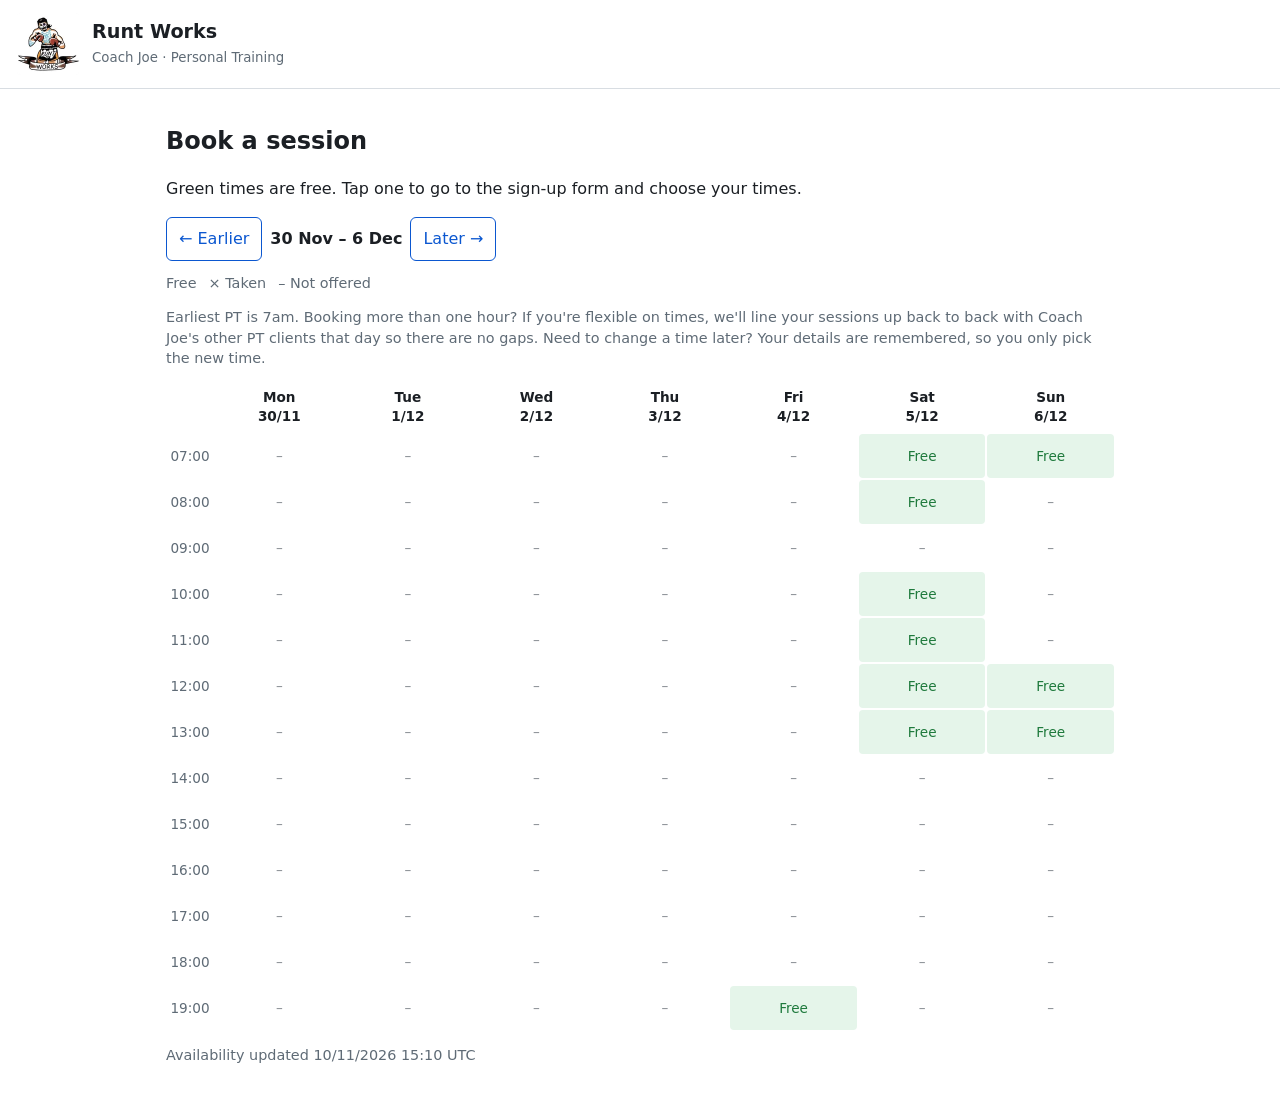
<file: index.html>
<!doctype html><html lang="en-GB"><head><meta charset="utf-8"><meta name="viewport" content="width=device-width,initial-scale=1">
<title>Book a session</title><link rel="stylesheet" href="style.css"></head><body>
<header><img id="logo" alt=""><div><h1 id="name"></h1><small id="sub"></small></div></header>
<main><h2>Book a session</h2>
<p>Green times are free. Tap one to go to the sign-up form and choose your times.</p>
<div class="nav"><button class="sec" id="prev">&larr; Earlier</button><b id="range"></b><button class="sec" id="next">Later &rarr;</button></div>
<div class="legend"><span>Free</span><span>× Taken</span><span>– Not offered</span></div>
<div id="rq" hidden role="dialog" aria-modal="true" style="position:fixed;inset:0;z-index:50;background:rgba(0,0,0,.55);overflow:auto;padding:16px"><div style="background:var(--bg);color:var(--fg);border:1px solid var(--line);border-radius:10px;padding:14px;max-width:520px;margin:6vh auto"><b id="rqt"></b>
<p><input id="rn" placeholder="Your name"> <input id="rc" placeholder="Phone or email"></p>
<p><select id="rh"><option value="1">1 hour</option><option value="2">2 hours</option><option value="3">3 hours</option></select>
<label><input type="checkbox" id="rf"> I'm flexible on time</label> <label><input type="checkbox" id="rch"> This is a change to an existing booking</label></p>
<p><input id="rno" placeholder="Any notes for Coach Joe" style="width:100%"></p><input id="rw" tabindex="-1" autocomplete="off" style="display:none">
<button id="rs">Send request</button> <button id="rx" class="sec">Cancel</button> <span id="rm" class="note"></span>
<p class="note">We only use your name and contact details to arrange your session with Coach Joe. They are kept in his bookings sheet and not shared with anyone else.</p></div></div>
<p class="note" id="bnote"></p>
<div class="grid" id="cal"></div>
<p class="note" id="upd"></p></main>
<script src="common.js"></script><script>
function openForm(k){const q=id=>document.getElementById(id);q('rq').hidden=false;q('rqt').textContent='Request '+k.replace(' ',' at ')+':00';q('rq').dataset.k=k;q('rm').textContent='';q('rs').disabled=false}
(async()=>{const cfg=await loadConfig();let busy=null,upd='';let w=mondayOf(new Date());const base=new Date(w);
const draw=()=>{const e=new Date(w);e.setDate(e.getDate()+6);document.getElementById('range').textContent=w.toLocaleDateString('en-GB',{day:'numeric',month:'short'})+' – '+e.toLocaleDateString('en-GB',{day:'numeric',month:'short'});
renderWeek(document.getElementById('cal'),cfg,busy,w,k=>openForm(k));
document.getElementById('upd').textContent=busy===null?'Checking which times are free…':(upd?'Availability updated '+upd:'');
document.getElementById('prev').disabled=w<=base;document.getElementById('next').disabled=((w-base)/604800000)>=cfg.weeks_ahead-1};
document.getElementById('bnote').textContent=cfg.booking_note;
draw();   // grid at once from the saved hours; open times show "…" until the live list arrives
const get=async u=>(await fetch(u)).json();
let b;try{b=await get(cfg.busy_url||'data/busy.json')}catch(e){try{b=await get('data/busy.json')}catch(e2){b={busy:[]}}}
applySchedule(cfg,b);busy=new Set(b.busy||[]);upd=b.updated||'';draw();
document.getElementById('prev').onclick=()=>{w.setDate(w.getDate()-7);draw()};document.getElementById('next').onclick=()=>{w.setDate(w.getDate()+7);draw()};
const q=id=>document.getElementById(id);q('rx').onclick=()=>q('rq').hidden=true;
try{q('rn').value=localStorage.getItem('me')||'';q('rc').value=localStorage.getItem('ct')||''}catch(e){}
q('rs').onclick=async()=>{const k=q('rq').dataset.k;if(!q('rn').value.trim()||!q('rc').value.trim()){q('rm').textContent='Please add your name and contact.';return}
try{localStorage.setItem('me',q('rn').value);localStorage.setItem('ct',q('rc').value)}catch(e){}
q('rm').textContent='Sending...';const note=(q('rf').checked?'Flexible on time. ':'')+q('rno').value;
try{const r=await fetch(cfg.busy_url,{method:'POST',headers:{'Content-Type':'text/plain'},body:JSON.stringify({name:q('rn').value,contact:q('rc').value,slot:k,hours:q('rh').value,note:note,change:q('rch').checked,website:q('rw').value})});
const j=await r.json();q('rm').textContent=j.ok?'Thanks, your request is with Coach Joe. He will confirm it.':(j.error||'Something went wrong.');if(j.ok)q('rs').disabled=true}
catch(e){q('rm').textContent='Could not send. Please try again or contact Coach Joe.'}};
})();
</script></body></html>
</file>
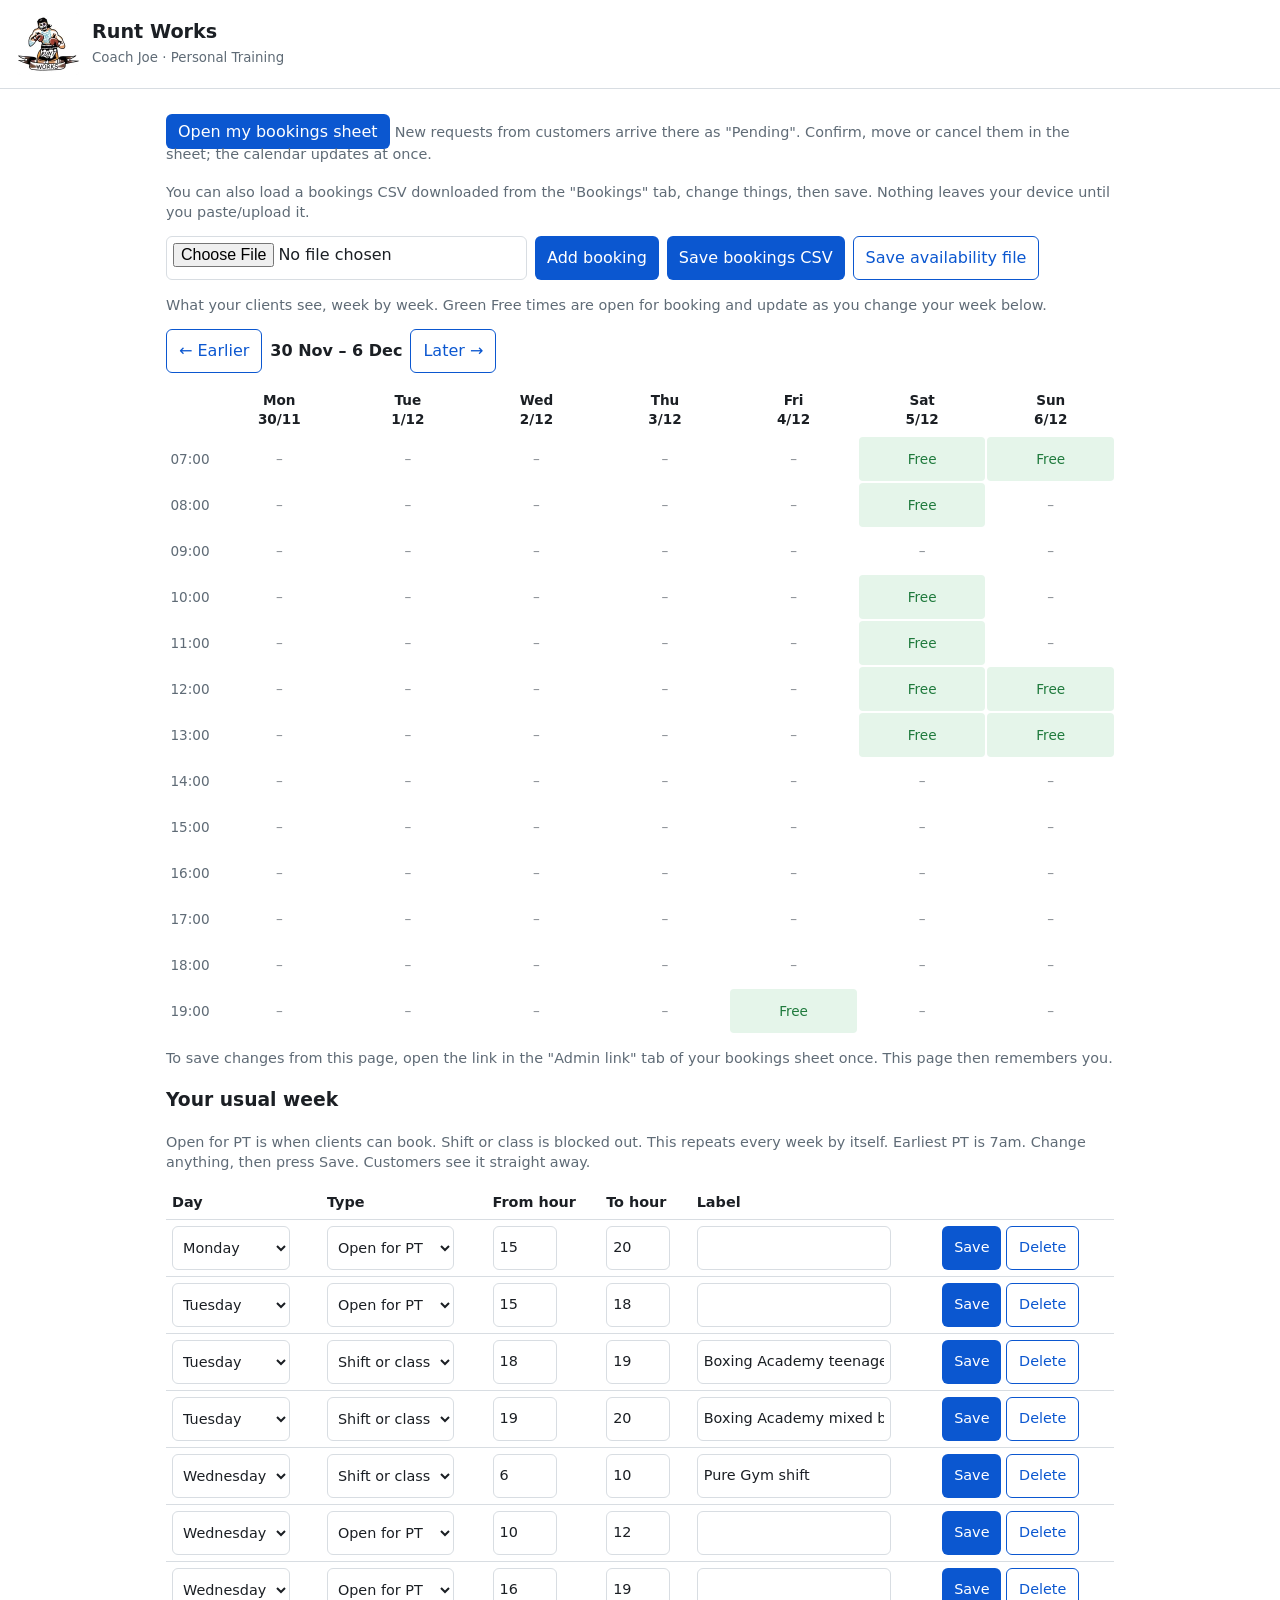
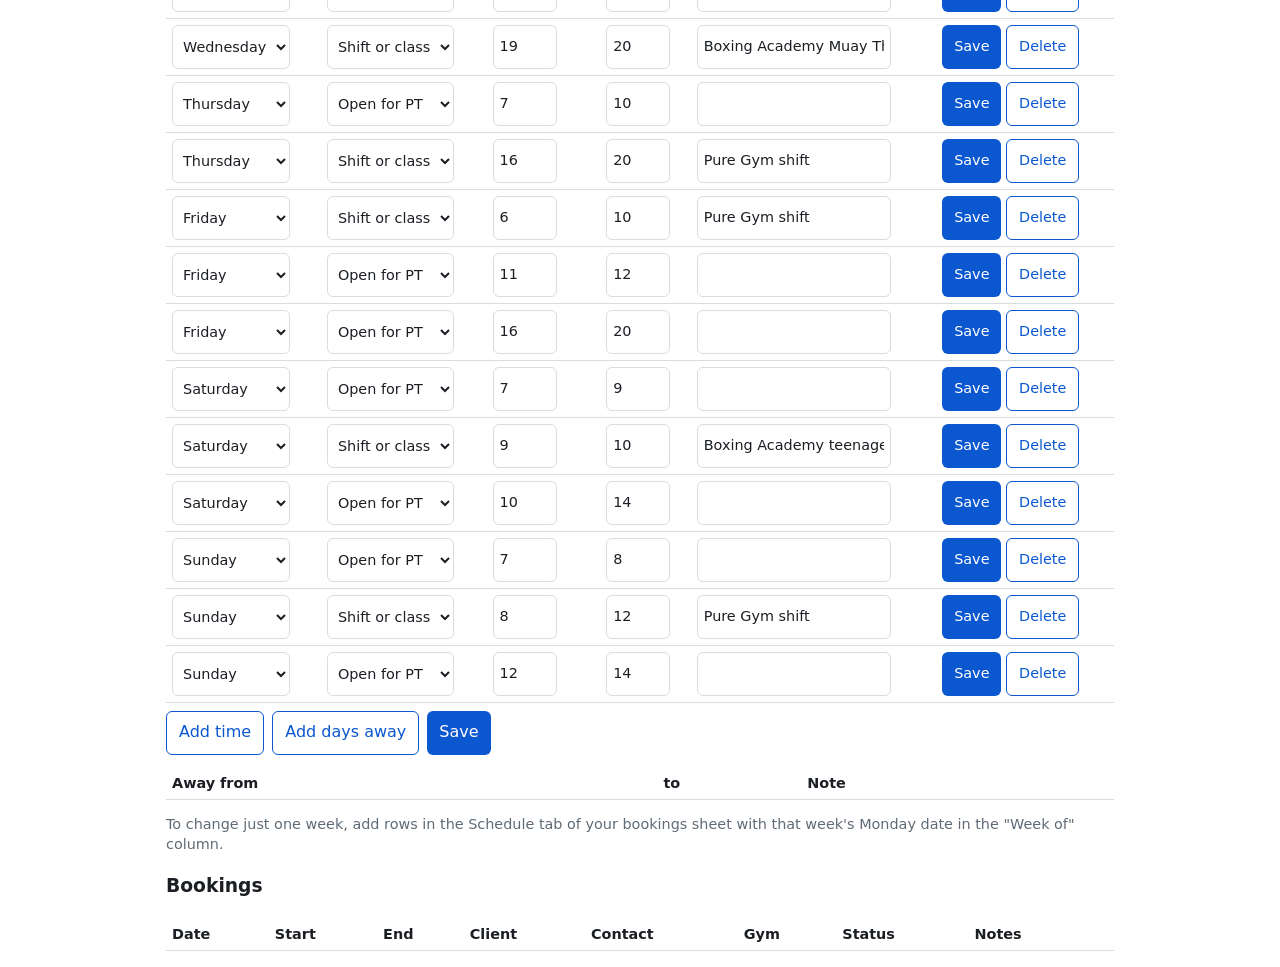
<file: admin.html>
<!doctype html><html lang="en-GB"><head><meta charset="utf-8"><meta name="viewport" content="width=device-width,initial-scale=1">
<meta name="robots" content="noindex"><title>Bookings, Coach Joe</title><link rel="stylesheet" href="style.css"></head><body>
<header><img id="logo" alt=""><div><h1 id="name"></h1><small id="sub">Your bookings</small></div></header>
<main>
<p><a class="btn" id="sheetlink" target="_blank" rel="noopener">Open my bookings sheet</a> <span class="note">New requests from customers arrive there as "Pending". Confirm, move or cancel them in the sheet; the calendar updates at once.</span></p>
<p class="note">You can also load a bookings CSV downloaded from the "Bookings" tab, change things, then save. Nothing leaves your device until you paste/upload it.</p>
<div class="nav"><input type="file" id="f" accept=".csv"><button id="add">Add booking</button><button id="save">Save bookings CSV</button><button id="pub" class="sec">Save availability file</button></div>
<p class="note">What your clients see, week by week. Green Free times are open for booking and update as you change your week below.</p>
<div class="nav"><button class="sec" id="cprev">&larr; Earlier</button><b id="crange"></b><button class="sec" id="cnext">Later &rarr;</button></div>
<div class="grid" id="cal"></div>
<p class="note" id="keymsg"></p>
<div id="banner" class="note" hidden></div>
<h3>Your usual week</h3><p class="note">Open for PT is when clients can book. Shift or class is blocked out. This repeats every week by itself. Earliest PT is 7am. Change anything, then press Save. Customers see it straight away.</p>
<table id="sc"><thead><tr><th>Day</th><th>Type</th><th>From hour</th><th>To hour</th><th>Label</th><th></th></tr></thead><tbody></tbody></table>
<div class="nav"><button id="addw" class="sec">Add time</button><button id="adda" class="sec">Add days away</button><button id="savec">Save</button> <span id="savemsg" class="note" role="status"></span></div>
<table id="aw"><thead><tr><th>Away from</th><th>to</th><th>Note</th><th></th></tr></thead><tbody></tbody></table>
<p class="note">To change just one week, add rows in the Schedule tab of your bookings sheet with that week's Monday date in the "Week of" column.</p>
<h3>Bookings</h3><table id="t"><thead><tr><th>Date</th><th>Start</th><th>End</th><th>Client</th><th>Contact</th><th>Gym</th><th>Status</th><th>Notes</th><th></th></tr></thead><tbody></tbody></table>
</main><script src="common.js"></script><script>
const COLS=['Booking ID','Date','Start time','End time','Client','Contact','Gym','Status','Notes','Changed from'];
let rows=[],cfg;
const DN=['Monday','Tuesday','Wednesday','Thursday','Friday','Saturday','Sunday'];
const KEYSTORE='jbkey',DRAFT='jbdraft';
let L=[],AW=[],AR={before:0,after:0},KEY='',liveBusy=new Set(),dirty=false;
const lsGet=k=>{try{return localStorage.getItem(k)}catch(e){return null}};
const lsSet=(k,v)=>{try{v===null?localStorage.removeItem(k):localStorage.setItem(k,v)}catch(e){}};
const $=id=>document.getElementById(id);
const sortL=()=>L.sort((x,y)=>DN.indexOf(x.day)-DN.indexOf(y.day)||(+x.from)-(+y.from));
function fromCfg(){L=[];Object.entries(cfg.open||{}).forEach(([day,l])=>l.forEach(w=>L.push({day,type:'Open for PT',from:w[0],to:w[1],label:w[2]||''})));
 (cfg.blocked||[]).forEach(b=>L.push({day:b.day,type:'Shift or class',from:b.from,to:b.to,label:b.label||''}));sortL();
 AW=(cfg.away||[]).map(a=>({from:a.from,to:a.to||a.from,note:a.note||''}));AR={before:+(cfg.around||{}).before||0,after:+(cfg.around||{}).after||0}}
function toCfg(){cfg.open={};cfg.blocked=[];L.forEach(w=>{const f=+w.from,t=+w.to;if(w.type==='Open for PT')(cfg.open[w.day]=cfg.open[w.day]||[]).push([f,t,w.label||'']);else cfg.blocked.push({day:w.day,from:f,to:t,label:w.label||''})});
 cfg.away=AW.filter(a=>a.from).map(a=>({from:a.from,to:a.to||a.from,note:a.note}));cfg.around={before:AR.before,after:AR.after}}
function setDirty(v){dirty=v;$('savec').textContent=v?'Save (unsaved changes)':'Save'}
function changed(){toCfg();drawChart();setDirty(true);lsSet(DRAFT,JSON.stringify({L,AW,AR,ts:Date.now()}))}
let CW=0;
function drawChart(){const b=new Set([...busySet(),...liveBusy]),w0=mondayOf(new Date()),w=new Date(w0);w.setDate(w.getDate()+7*CW);const e=new Date(w);e.setDate(e.getDate()+6);
 $('crange').textContent=w.toLocaleDateString('en-GB',{day:'numeric',month:'short'})+' – '+e.toLocaleDateString('en-GB',{day:'numeric',month:'short'});
 $('cprev').disabled=CW<=0;$('cnext').disabled=CW>=3;renderWeek($('cal'),cfg,b,w,null)}
$('cprev').onclick=()=>{CW--;drawChart()};$('cnext').onclick=()=>{CW++;drawChart()};
function drawSched(){const tb=document.querySelector('#sc tbody');tb.innerHTML='';
 L.forEach((w,i)=>{const tr=document.createElement('tr');
  const mk=el=>{const td=document.createElement('td');td.append(el);tr.append(td)};
  const sd=document.createElement('select');DN.forEach(d=>sd.add(new Option(d,d)));sd.value=w.day;sd.onchange=()=>{w.day=sd.value;sortL();drawSched();changed()};mk(sd);
  const st=document.createElement('select');['Open for PT','Shift or class'].forEach(d=>st.add(new Option(d,d)));st.value=w.type;st.onchange=()=>{w.type=st.value;changed()};mk(st);
  ['from','to'].forEach(f=>{const n=document.createElement('input');n.type='number';n.min=0;n.max=24;n.style.width='64px';n.value=w[f];n.oninput=()=>{w[f]=n.value;changed()};if(f==='from')n.onchange=()=>{sortL();drawSched()};mk(n)});
  const lb=document.createElement('input');lb.value=w.label;lb.oninput=()=>{w.label=lb.value;changed()};mk(lb);
  const td=document.createElement('td');
  const sv=document.createElement('button');sv.textContent='Save';sv.onclick=save;
  const x=document.createElement('button');x.className='sec';x.textContent='Delete';x.onclick=()=>{L.splice(i,1);drawSched();changed()};
  td.append(sv,' ',x);tr.append(td);tb.append(tr)});
 const ab=document.querySelector('#aw tbody');ab.innerHTML='';AW.forEach((a,i)=>{const tr=document.createElement('tr');
  ['from','to','note'].forEach(f=>{const td=document.createElement('td'),n=document.createElement('input');n.type=f=='note'?'text':'date';n.value=a[f]||'';n.oninput=()=>{a[f]=n.value;changed()};td.append(n);tr.append(td)});
  const td=document.createElement('td'),sv=document.createElement('button'),x=document.createElement('button');sv.textContent='Save';sv.onclick=save;x.className='sec';x.textContent='Delete';x.onclick=()=>{AW.splice(i,1);drawSched();changed()};td.append(sv,' ',x);tr.append(td);ab.append(tr)})}
async function save(){const m=$('savemsg');
 if(!KEY){m.textContent='This page needs the link from your bookings sheet once. Open that link, then Save again.';return}
 m.textContent='Saving...';
 try{const r=await fetch(cfg.busy_url,{method:'POST',headers:{'Content-Type':'text/plain'},body:JSON.stringify({action:'saveSchedule',key:KEY,
   usual:L.map(w=>({type:w.type==='Open for PT'?'Open':'Shift',day:w.day,from:w.from,to:w.to,label:w.label})),around:AR,away:AW.filter(a=>a.from)})});
  const j=await r.json();
  if(j.ok){sortL();lsSet(DRAFT,null);setDirty(false);drawSched();toCfg();drawChart();$('banner').hidden=true;m.textContent='Saved at '+j.updated+'. Customers see it now.'}
  else m.textContent=j.error||'Could not save.'}
 catch(e){m.textContent='Could not reach the sheet. Your changes are kept on this device. Try Save again.'}}
$('addw').onclick=()=>{L.push({day:'Monday',type:'Open for PT',from:15,to:20,label:''});sortL();drawSched();changed()};
$('adda').onclick=()=>{AW.push({from:iso(new Date()),to:iso(new Date()),note:''});drawSched();changed()};
$('savec').onclick=save;
function parseCSV(s){const out=[];let r=[],c='',q=false;for(let i=0;i<s.length;i++){const ch=s[i];
 if(q){if(ch=='"'&&s[i+1]=='"'){c+='"';i++}else if(ch=='"')q=false;else c+=ch}
 else if(ch=='"')q=true;else if(ch==','){r.push(c);c=''}else if(ch=='\n'||ch=='\r'){if(ch=='\r'&&s[i+1]=='\n')i++;r.push(c);c='';if(r.length>1||r[0])out.push(r);r=[]}else c+=ch}
 if(c||r.length){r.push(c);out.push(r)}return out}
const esc=v=>/[",\n]/.test(v)?'"'+v.replace(/"/g,'""')+'"':v;
function toObjs(a){const h=a[0];return a.slice(1).map(r=>Object.fromEntries(COLS.map(c=>[c,r[h.indexOf(c)]||''])))}
function busySet(){const s=new Set();rows.forEach(r=>{if(r.Status==='Cancelled'||!r.Date)return;
 const a=parseInt(r['Start time']),b=parseInt(r['End time'])||a+1;for(let h=a;h<Math.max(b,a+1);h++)s.add(r.Date+' '+pad(h))});return s}
function draw(){const tb=document.querySelector('#t tbody');tb.innerHTML='';
 rows.sort((a,b)=>(a.Date+a['Start time']).localeCompare(b.Date+b['Start time']));
 rows.forEach((r,i)=>{const tr=document.createElement('tr');
  [['Date','date'],['Start time','time'],['End time','time'],['Client','text'],['Contact','text'],['Gym','text'],['Notes','text']].forEach(([c,t])=>{
   const td=document.createElement('td'),inp=document.createElement('input');inp.type=t;inp.value=r[c];inp.size=t=='text'?10:8;
   inp.onchange=()=>{if((c=='Date'||c=='Start time')&&!r['Changed from'])r['Changed from']=r.Date+' '+r['Start time'];r[c]=inp.value;draw()};td.append(inp);tr.append(td)});
  const st=document.createElement('td'),sel=document.createElement('select');['Confirmed','Pending','Cancelled'].forEach(o=>{const op=new Option(o,o);sel.add(op)});sel.value=r.Status||'Confirmed';sel.onchange=()=>{r.Status=sel.value;draw()};st.append(sel);tr.insertBefore(st,tr.children[6]);
  const d=document.createElement('td'),x=document.createElement('button');x.className='sec';x.textContent='Delete';x.onclick=()=>{rows.splice(i,1);draw()};d.append(x);tr.append(d);tb.append(tr)});
 drawChart()}
function dl(name,txt,type){const a=document.createElement('a');a.href=URL.createObjectURL(new Blob([txt],{type}));a.download=name;a.click()}
document.getElementById('f').onchange=async e=>{rows=toObjs(parseCSV(await e.target.files[0].text()));draw()};
document.getElementById('add').onclick=()=>{rows.push(Object.fromEntries(COLS.map(c=>[c,''])));const r=rows[rows.length-1];r['Booking ID']='B'+Date.now().toString(36);r.Status='Confirmed';draw()};
document.getElementById('save').onclick=()=>dl('bookings.csv',[COLS.join(',')].concat(rows.map(r=>COLS.map(c=>esc(r[c]||'')).join(','))).join('\n')+'\n','text/csv');
document.getElementById('pub').onclick=()=>dl('busy.json',JSON.stringify({updated:new Date().toLocaleString('en-GB'),busy:[...busySet()].sort()},null,1),'application/json');
(async()=>{cfg=await loadConfig();$('sheetlink').href=cfg.sheet_url;
 try{const h=location.hash.match(/k=([A-Za-z0-9]+)/);if(h){lsSet(KEYSTORE,h[1]);history.replaceState(null,'',location.pathname+location.search)}}catch(e){}
 KEY=lsGet(KEYSTORE)||'';
 $('keymsg').textContent=KEY?'':'To save changes from this page, open the link in the "Admin link" tab of your bookings sheet once. This page then remembers you.';
 try{const b=await (await fetch(cfg.busy_url)).json();applySchedule(cfg,b);liveBusy=new Set(b.busy||[])}catch(e){}
 fromCfg();
 try{const d=JSON.parse(lsGet(DRAFT)||'null');if(d&&d.L){L=d.L;AW=d.AW||[];AR=d.AR||AR;setDirty(true);toCfg();$('banner').hidden=false;
  $('banner').innerHTML='Your unsaved changes from '+new Date(d.ts).toLocaleString('en-GB')+' were put back. Press Save to publish them. <button class="sec" id="disc">Throw them away</button>';
  $('disc').onclick=()=>{lsSet(DRAFT,null);location.reload()}}}catch(e){}
 drawSched();
 try{rows=toObjs(parseCSV(await (await fetch('data/bookings.csv')).text()))}catch(e){}draw()})();
</script></body></html>
</file>
<file: style.css>
:root{--bg:#fff;--fg:#1b1f24;--mut:#5f6b76;--ok:#1f7a3d;--okbg:#e5f5ea;--no:#8a8f95;--nobg:#eceef0;--ac:#0b57d0;--line:#d8dde2}
@media(prefers-color-scheme:dark){:root{--bg:#14171a;--fg:#e8eaed;--mut:#9aa4ad;--ok:#7fd69a;--okbg:#17301f;--no:#8a949d;--nobg:#22272c;--ac:#8ab4f8;--line:#2f363c}}
*{box-sizing:border-box}body{margin:0;background:var(--bg);color:var(--fg);font:16px/1.4 system-ui,sans-serif}
header{display:flex;align-items:center;gap:12px;padding:12px 16px;border-bottom:1px solid var(--line)}
header img{height:64px;border-radius:8px;width:auto}header h1{font-size:1.2rem;margin:0}header small{color:var(--mut)}
main{padding:16px;max-width:980px;margin:auto}
.nav{display:flex;gap:8px;align-items:center;margin:8px 0 12px}button,.btn{background:var(--ac);color:var(--bg);border:0;border-radius:6px;padding:8px 12px;font:inherit;cursor:pointer;text-decoration:none}
button.sec{background:none;color:var(--ac);border:1px solid var(--ac)}
.grid{display:grid;grid-template-columns:48px repeat(7,minmax(0,1fr));gap:2px;overflow-x:auto}
.grid div{padding:6px 1px;text-align:center;font-size:.85rem;border-radius:4px;min-height:44px;display:flex;align-items:center;justify-content:center}
.h{font-weight:600;background:none}.t{color:var(--mut)}
.free{background:var(--okbg);color:var(--ok);cursor:pointer}.busy{background:var(--nobg);color:var(--no)}.off{color:var(--no)}.wait{color:var(--mut);background:var(--nobg);opacity:.6}
.legend{display:flex;flex-wrap:wrap;gap:12px;font-size:.9rem;margin:8px 0;color:var(--mut)}
table{width:100%;border-collapse:collapse}th,td{border-bottom:1px solid var(--line);padding:6px;text-align:left;font-size:.9rem}
input,select{font:inherit;padding:6px;background:var(--bg);color:var(--fg);border:1px solid var(--line);border-radius:6px;max-width:100%}
.note{color:var(--mut);font-size:.9rem}


.free{touch-action:manipulation;-webkit-tap-highlight-color:transparent}
button,input,select{min-height:44px}input[type=checkbox]{min-height:0;width:20px;height:20px}
.h,.t{font-size:.8125rem}
</file>
